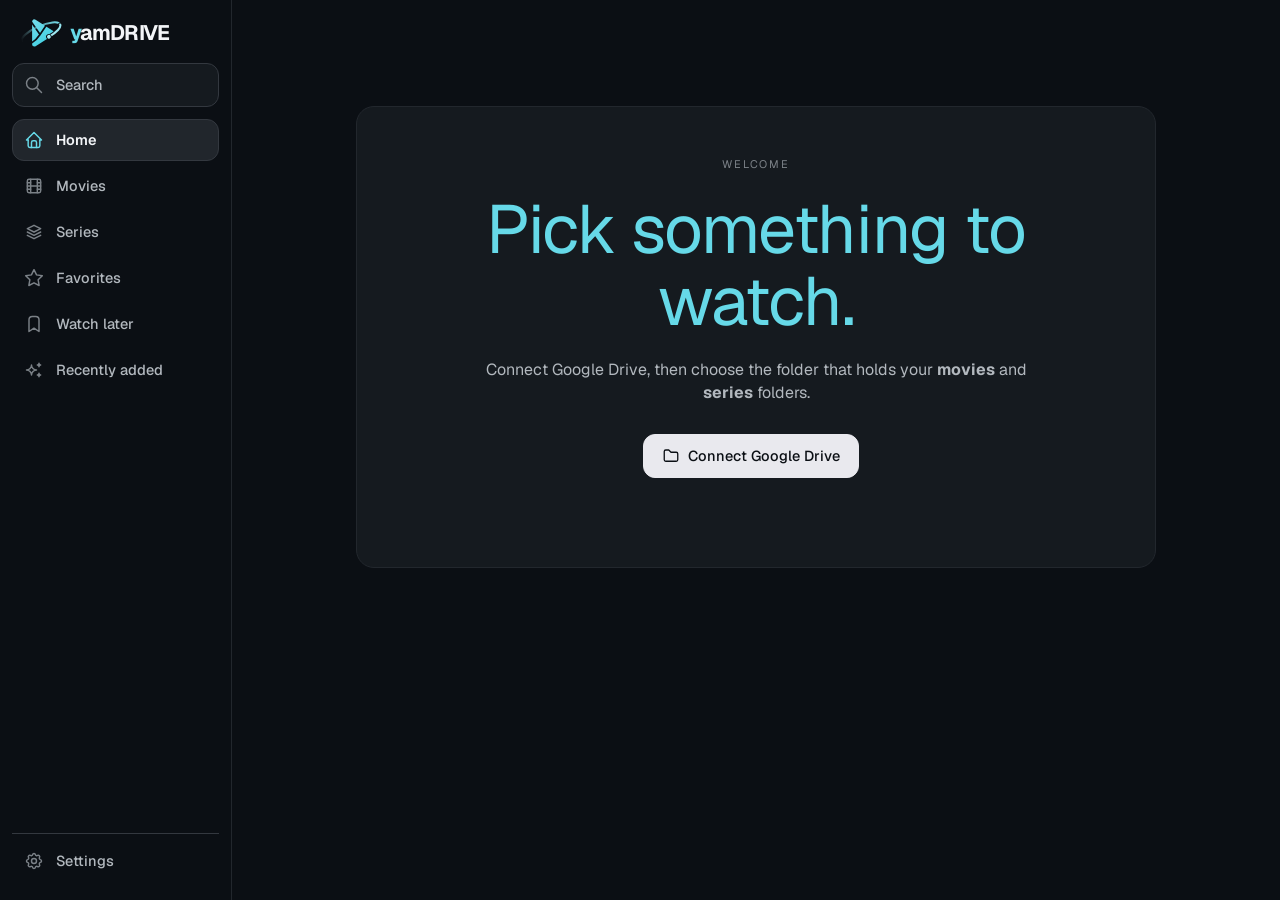
<file: index.html>
<!doctype html>
<html lang="en">
<head>
<meta charset="utf-8">
<meta name="viewport" content="width=device-width, initial-scale=1, maximum-scale=1, viewport-fit=cover">
<title>yamDRIVE</title>
<!-- Added to the Home Screen it opens like an app: its own icon, full screen, no Safari bars. -->
<meta name="apple-mobile-web-app-capable" content="yes">
<meta name="mobile-web-app-capable" content="yes">
<meta name="apple-mobile-web-app-status-bar-style" content="black-translucent">
<meta name="apple-mobile-web-app-title" content="yamDRIVE">
<meta name="theme-color" content="#0b0f14">
<link rel="apple-touch-icon" href="icon-180.png">
<link rel="manifest" href="manifest.json">
<link rel="stylesheet" href="app.css?v=10">
<link rel="stylesheet" href="web.css?v=10">
</head>
<body>
<aside id="side"></aside>
<main id="main"></main>
<div id="modal"></div>
<div id="toast"></div>
<script src="https://accounts.google.com/gsi/client" async></script>
<script src="native.js?v=10"></script>
<script src="app.js?v=10"></script>
</body>
</html>
</file>
<file: app.css>
/* Luma (rebuilt from Extreme InfiniTV), desktop layout, for an old Android TV WebView.
   Colours are upstream's dark theme converted from oklch to hex; layout uses flexbox only
   (no grid, no flex gap, no aspect-ratio, no backdrop blur), which old Chromium supports. */

@font-face { font-family: Geist; font-weight: 400; src: url(fonts/geist-400.woff2) format("woff2"); }
@font-face { font-family: Geist; font-weight: 500; src: url(fonts/geist-500.woff2) format("woff2"); }
@font-face { font-family: Geist; font-weight: 600; src: url(fonts/geist-600.woff2) format("woff2"); }
@font-face { font-family: Geist; font-weight: 700; src: url(fonts/geist-700.woff2) format("woff2"); }

:root {
  --bg: #0b0f14;
  --surface: #151a1f;
  --surface-2: #21262c;
  --surface-3: #2e333a;
  --line: #33383f;
  --line-soft: #22272d;
  --fg: #f3f5f8;
  --fg-2: #b2b8be;
  --fg-3: #7b8187;
  /* The accent is set from Settings > Appearance (app.js applyAccent); these are the default. */
  --accent: #66d9e8;
  --accent-rgb: 102, 217, 232;
  --accent-soft: rgba(var(--accent-rgb), 0.18);
  /* yamDRIVE logo: button (lg) and orbit (lp) shades; these are yamtv_logo.svg's own cyan,
     and app.js applyAccent replaces them with the chosen accent's. */
  --lg1: #87e1ed; --lg2: #52d4e5; --lg3: #26c9df;
  --lp1: #a6e9f2; --lp2: #75ddea; --lp3: #5bd6e6;
  --ok: #65d49e;
  --bad: #f08080;
}

* { box-sizing: border-box; }
html, body { margin: 0; height: 100%; overflow: hidden; }
body {
  display: flex;
  /* Transparent: MainActivity paints the same colour behind the page (the video sits between). */
  background: transparent;
  color: var(--fg);
  font: 400 15px/1.4 Geist, Roboto, "Noto Sans", "Noto Naskh Arabic", sans-serif;
  -webkit-font-smoothing: antialiased;
}
button, input { font: inherit; color: inherit; }
button { background: none; border: 0; padding: 0; cursor: pointer; text-align: left; }
.ic { width: 20px; height: 20px; flex: none; }
.ic.fill { fill: currentColor; }
::-webkit-scrollbar { width: 0; height: 0; }
.muted { color: var(--fg-3); }
.hidden { display: none !important; }


/* ---- sidebar ---- */
#side {
  width: 232px;
  flex: none;
  display: flex;
  flex-direction: column;
  padding: 18px 12px 14px;
  border-right: 1px solid var(--line-soft);
  background: var(--bg);
}
/* The name like the page titles: bold, with the first letter in the accent colour. */
.brand { display: flex; align-items: center; padding: 0 8px 16px; font-size: 21px; letter-spacing: -0.03em; }
.brand svg { height: 28px; width: 42px; margin-right: 8px; flex: none; }
.brand b { font-weight: 700; }
.brand b span { color: var(--accent); }

.nav {
  display: flex;
  align-items: center;
  width: 100%;
  height: 42px;
  padding: 0 11px;
  margin-bottom: 4px;
  border: 1px solid transparent;
  border-radius: 12px;
  color: var(--fg-2);
  font-size: 14.5px;
  font-weight: 500;
}
.nav .ic { margin-right: 12px; color: var(--fg-3); }
.nav.on { background: var(--surface-2); border-color: var(--line); color: var(--fg); font-weight: 600; }
.nav.on .ic { color: var(--accent); }
.nav:active { background: var(--surface-2); color: var(--fg); }
.nav.search-btn { border-color: var(--line); background: var(--surface); margin-bottom: 12px; height: 44px; }
.nav.search-btn .kbd { margin-left: auto; font-size: 11px; color: var(--fg-3); border: 1px solid var(--line); border-radius: 5px; padding: 1px 6px; }
.side-fill { flex: 1; }
.provider { height: 46px; background: var(--surface); border-color: var(--line); color: var(--fg); font-weight: 600; font-size: 14px; }
.provider .xt, .xt {
  display: inline-block; font-size: 10px; font-weight: 600; letter-spacing: 0.04em; color: var(--fg-2);
  border: 1px solid var(--line); border-radius: 6px; padding: 2px 5px; margin-right: 10px;
}
.provider .name { flex: 1; overflow: hidden; white-space: nowrap; text-overflow: ellipsis; }
.provider .ic { margin: 0; width: 16px; }
.side-sep { border-top: 1px solid var(--line); margin: 8px 0 6px; }

/* ---- main ---- */
#main {
  flex: 1;
  height: 100%;
  overflow-y: auto;
  overflow-x: hidden;
  padding: 26px 32px 40px;
  position: relative;
  background: radial-gradient(ellipse 60% 220px at 30% 0, rgba(var(--accent-rgb), 0.09), transparent);
}
#main.v-home { background: var(--bg); }

h1.ttl { font-size: 50px; line-height: 1.05; font-weight: 700; letter-spacing: -0.035em; margin: 6px 0 8px; }
h1.ttl span { color: var(--accent); }
.sub { color: var(--fg-2); font-size: 15px; margin: 0 0 18px; max-width: 560px; }
.sub b { color: var(--fg); font-weight: 600; }
.sub .sep { display: inline-block; width: 1px; height: 12px; background: var(--line); margin: 0 12px; vertical-align: middle; }
h2 { font-size: 24px; font-weight: 700; letter-spacing: -0.02em; margin: 0; }
.sec-h { display: flex; align-items: center; justify-content: space-between; margin: 26px 0 14px; }
.link { font-size: 13px; color: var(--fg-3); padding: 4px 8px; border-radius: 8px; }

/* ---- controls ---- */
.filters { display: flex; margin-bottom: 12px; }
.filters > * { margin-right: 12px; }
.filters > *:last-child { margin-right: 0; }
.sel, .box {
  display: flex; align-items: center; height: 44px; padding: 0 14px;
  background: var(--surface); border: 1px solid var(--line); border-radius: 12px; font-size: 14.5px;
  white-space: nowrap; overflow: hidden;
}
.sel .lbl { color: var(--fg-3); margin-right: 8px; }
.sel .val { flex: 1; overflow: hidden; text-overflow: ellipsis; font-weight: 500; }
.sel .ic { width: 16px; margin-left: 8px; color: var(--fg-3); }
.sel.w1 { width: 320px; }
.box { flex: 1; padding: 0; }
.box .ic { width: 18px; margin: 0 10px 0 14px; color: var(--fg-3); }
.box input { flex: 1; height: 100%; background: none; border: 0; outline: none; font-size: 14.5px; padding-right: 14px; }
.box input::-webkit-input-placeholder { color: var(--fg-3); }
.box:focus-within { border-color: var(--accent); }
.box input:focus { box-shadow: none; }
.count { font-size: 12.5px; color: var(--fg-3); margin: 4px 0 14px 4px; }

.btn {
  display: inline-flex; align-items: center; height: 44px; padding: 0 18px; margin-right: 10px;
  border-radius: 12px; border: 1px solid var(--line); background: var(--surface); font-weight: 500; font-size: 14.5px;
}
.btn .ic { width: 18px; margin-right: 8px; }
.btn.primary { background: #e9e9ee; color: #0b0f14; border-color: #e9e9ee; }
.btn.danger { color: var(--bad); }
.btn.on { color: var(--accent); }

.chips { display: flex; margin: 0 0 16px; }
.chip {
  height: 34px; padding: 0 14px; margin-right: 8px; border-radius: 17px; border: 1px solid var(--line);
  background: var(--surface); font-size: 14px; display: flex; align-items: center;
}
.chip .n { color: var(--fg-3); margin-left: 8px; }
.chip.on { border-color: var(--accent); background: var(--accent-soft); color: var(--fg); }
.chip.on .n { color: var(--accent); }

.panel { background: var(--surface); border: 1px solid var(--line-soft); border-radius: 18px; }
.empty { padding: 26px 22px; color: var(--fg-2); font-size: 14.5px; }

/* ---- poster cards ---- */
.grid { display: flex; flex-wrap: wrap; }
.card {
  width: calc((100% - 64px) / 5); margin: 0 16px 18px 0; border-radius: 12px; overflow: hidden;
  background: var(--surface-2); border: 1px solid var(--line-soft); position: relative;
  -webkit-transition: -webkit-transform 0.12s ease-out; transition: transform 0.12s ease-out;
}
.grid .card:nth-child(5n) { margin-right: 0; }
.card:active { -webkit-transform: scale(0.97); transform: scale(0.97); }
.poster { position: relative; padding-top: 150%; background: var(--surface-3); overflow: hidden; }
.poster img, .poster .ph { position: absolute; left: 0; top: 0; width: 100%; height: 100%; }
.poster img { object-fit: cover; }
.poster .ph { display: flex; align-items: center; justify-content: center; font-size: 40px; font-weight: 700; color: var(--fg-3); }
.card.sq .poster { padding-top: 62%; background: #0f1318; }
.card.sq .poster img { object-fit: contain; padding: 14px; }
.rate {
  position: absolute; left: 8px; bottom: 8px; display: flex; align-items: center; height: 22px; padding: 0 7px;
  border-radius: 7px; background: rgba(11, 15, 20, 0.82); font-size: 12px; font-weight: 600;
}
.rate .ic { width: 11px; height: 11px; color: var(--accent); margin-right: 4px; }
.badge {
  position: absolute; left: 8px; top: 8px; height: 20px; line-height: 20px; padding: 0 7px; border-radius: 6px;
  background: rgba(11, 15, 20, 0.85); border: 1px solid var(--line); font-size: 10px; font-weight: 700; letter-spacing: 0.05em;
}
.prog { position: absolute; left: 0; right: 0; bottom: 0; height: 3px; background: rgba(255, 255, 255, 0.15); }
.prog i { display: block; height: 100%; background: var(--accent); }
.card .meta { padding: 8px 10px 9px; background: var(--surface-2); }
.card .t { font-size: 14px; font-weight: 600; white-space: nowrap; overflow: hidden; text-overflow: ellipsis; }
.card .s { font-size: 11px; color: var(--fg-3); white-space: nowrap; overflow: hidden; text-overflow: ellipsis; text-transform: uppercase; margin-top: 1px; }

.rail { display: flex; overflow-x: auto; overflow-y: hidden; padding: 6px 4px 12px; margin: -6px -4px 0; }
.rail .card { width: 176px; flex: none; margin: 0 14px 0 0; }

/* ---- home ---- */
.hero { display: flex; height: 360px; }
.tile { position: relative; border-radius: 18px; background: var(--surface); border: 1px solid var(--line); overflow: hidden; display: block; width: 100%; }
.tile:active { background: var(--surface-2); }
.hero .big { flex: 1.7; margin-right: 16px; padding: 44px 44px 40px; }
.hero .side { flex: 1; display: flex; flex-direction: column; }
.hero .side .tile { flex: 1; padding: 24px 24px; }
.hero .side .tile:first-child { margin-bottom: 16px; }
.tile .eyebrow { position: absolute; right: 44px; top: 44px; font-size: 11px; letter-spacing: 0.18em; color: var(--fg-3); text-transform: uppercase; }
.tile .big-ic { width: 76px; height: 76px; color: var(--fg-3); stroke-width: 1.2; }
.tile .h { font-size: 84px; font-weight: 700; letter-spacing: -0.04em; line-height: 1; margin-top: 52px; }
.tile .p { color: var(--fg-2); font-size: 15px; margin-top: 18px; }
.side .tile .ic { width: 34px; height: 34px; color: var(--fg-3); stroke-width: 1.3; }
.side .tile .h { font-size: 40px; margin-top: 16px; }
.side .tile .p { font-size: 13.5px; margin-top: 4px; }

.welcome { max-width: 800px; margin: 80px auto 0; text-align: center; padding: 50px 60px 44px; }
.welcome .eyebrow { font-size: 11px; letter-spacing: 0.18em; color: var(--fg-3); }
.welcome .big { font-size: 68px; line-height: 1.05; color: var(--accent); letter-spacing: -0.02em; margin: 22px 0 22px; font-weight: 400; }
.welcome p { color: var(--fg-2); font-size: 16px; margin: 0 auto 30px; max-width: 580px; }
.welcome .fine { font-size: 12px; color: var(--fg-3); margin-top: 28px; }



/* ---- detail ---- */
.detail { position: relative; margin: -26px -32px 0; padding: 40px 32px 0; min-height: 420px; }
.backdrop { position: absolute; left: 0; top: 0; right: 0; height: 420px; overflow: hidden; }
.backdrop img { width: 100%; height: 100%; object-fit: cover; opacity: 0.35; }
.backdrop:after { content: ""; position: absolute; left: 0; right: 0; top: 0; bottom: 0; background: linear-gradient(to bottom, rgba(11, 15, 20, 0.2), var(--bg) 96%); }
.dwrap { position: relative; display: flex; }
.dposter { width: 230px; flex: none; margin-right: 34px; border-radius: 14px; overflow: hidden; border: 1px solid var(--line); background: var(--surface-3); }
.dinfo { flex: 1; min-width: 0; padding-top: 6px; }
.dinfo h1 { font-size: 40px; line-height: 1.1; letter-spacing: -0.03em; margin: 0 0 10px; font-weight: 700; }
.dmeta { color: var(--fg-2); font-size: 14px; margin-bottom: 18px; }
.dmeta span { margin-right: 14px; }
.dmeta .ic { width: 13px; height: 13px; color: var(--accent); vertical-align: -1px; }
.dacts { margin-bottom: 18px; }
.plot { color: var(--fg-2); font-size: 15px; line-height: 1.55; max-width: 780px; margin-bottom: 12px; }
.facts { font-size: 13.5px; color: var(--fg-3); max-width: 780px; }
.facts b { color: var(--fg-2); font-weight: 500; }
.seasons { display: flex; flex-wrap: wrap; margin: 26px 0 10px; }
.seasons .chip { margin-bottom: 8px; }
.ep { display: flex; align-items: center; padding: 10px; border-radius: 12px; margin-bottom: 6px; background: var(--surface); border: 1px solid var(--line-soft); }
.ep:active { background: var(--surface-2); }
/* The text column may shrink, so long plots wrap and file names end in "…" inside the row. */
.ep > div:last-child { flex: 1; min-width: 0; }
.ep .th { width: 150px; height: 84px; flex: none; border-radius: 8px; overflow: hidden; background: var(--surface-3); margin-right: 16px; position: relative; }
.ep .th img { width: 100%; height: 100%; object-fit: cover; }
.ep .no { font-size: 12px; color: var(--fg-3); font-weight: 600; letter-spacing: 0.05em; }
.ep .nm { font-size: 15px; font-weight: 600; margin: 2px 0 3px; }
.ep .fn { font-size: 11.5px; color: var(--fg-3); opacity: 0.7; margin-top: 4px; font-family: ui-monospace, monospace; white-space: nowrap; overflow: hidden; text-overflow: ellipsis; }
.ep .pl { font-size: 12.5px; color: var(--fg-3); max-height: 36px; overflow: hidden; }
.ep.last .no { color: var(--accent); }

/* ---- search ---- */
.bigsearch { height: 58px; border-radius: 14px; margin-bottom: 14px; }
.bigsearch input { font-size: 17px; }
.sres-h { display: flex; align-items: baseline; margin: 18px 0 12px; }
.sres-h h2 { font-size: 19px; margin-right: 10px; }
.sres-h span { color: var(--fg-3); font-size: 13px; }
.hint { text-align: center; color: var(--fg-2); margin-top: 60px; font-size: 16px; }
.hint small { display: block; color: var(--fg-3); font-size: 12px; margin-top: 6px; }

/* ---- settings ---- */
.set { max-width: 760px; }
.set h2 { margin: 28px 0 12px; }
.set .panel { padding: 20px 22px; }
.acct { display: flex; align-items: center; padding: 14px 16px; border: 1px solid var(--line); border-left: 3px solid var(--accent); border-radius: 12px; background: var(--bg); margin-bottom: 16px; }
.acct .xt { padding: 6px 12px; background: var(--accent-soft); color: var(--accent); border-color: transparent; margin-right: 14px; }
.acct .n { font-weight: 600; }
.acct .u { font-family: monospace; font-size: 12px; color: var(--fg-3); }
.acct .e { font-size: 12px; color: var(--fg-3); }
.setrow { display: flex; align-items: center; justify-content: space-between; padding: 12px 0; border-bottom: 1px solid var(--line-soft); }
.setrow:last-child { border-bottom: 0; }
.setrow .l b { display: block; font-weight: 600; }
.setrow .l small { color: var(--fg-3); font-size: 12.5px; }
.seg { display: flex; background: var(--bg); border: 1px solid var(--line); border-radius: 12px; padding: 3px; }
.seg .btn { height: 36px; margin: 0; border: 0; background: none; }
.seg .btn.on { background: var(--accent-soft); color: var(--accent); }
.kv { font-size: 13.5px; color: var(--fg-2); padding: 3px 0; word-break: break-all; }
.kv b { color: var(--fg); font-weight: 500; }

/* ---- modal picker, toast ---- */
#modal { display: none; position: fixed; left: 0; top: 0; right: 0; bottom: 0; background: rgba(0, 0, 0, 0.6); z-index: 10; }
.sheet { position: absolute; left: 50%; top: 50%; width: 520px; margin-left: -260px; height: 560px; margin-top: -280px; display: flex; flex-direction: column; background: var(--surface); border: 1px solid var(--line); border-radius: 18px; padding: 18px 14px 14px; }
.sheet .h { font-size: 18px; font-weight: 700; padding: 0 8px 12px; }
.sheet .opts { flex: 1; overflow-y: auto; }
.sheet.dlg { width: 440px; margin-left: -220px; height: auto; margin-top: -100px; padding: 24px 24px 22px; }
.sheet.dlg .h { padding: 0 0 6px; font-size: 20px; }
.sheet.dlg p { margin: 0 0 22px; color: var(--fg-2); font-size: 15px; }
.dlg-btns { display: flex; }
.dlg-btns .btn { flex: 1; justify-content: center; }
.dlg-btns .btn:last-child { margin-right: 0; }
.sheet.mgr { width: 700px; margin-left: -350px; height: 620px; margin-top: -310px; padding: 20px 18px 16px; }
.mgr .box { flex: none; height: 44px; margin: 0 4px 12px; }
.mgr .chips { margin: 0 4px 10px; }
.mgr .dlg-btns { margin-top: 12px; }
.mrow { display: flex; align-items: center; padding: 7px 10px; border-radius: 10px; margin-bottom: 2px; }
.mrow:active { background: var(--surface-2); }
.ck {
  width: 22px; height: 22px; flex: none; margin-right: 12px; border: 2px solid var(--line); border-radius: 6px;
  display: flex; align-items: center; justify-content: center; font-size: 14px; font-weight: 700; color: transparent;
}
.mrow.on .ck { background: var(--accent); border-color: var(--accent); color: #0b0f14; }
.mth { width: 34px; height: 50px; flex: none; margin-right: 12px; border-radius: 6px; overflow: hidden; background: var(--surface-3); }
.mth img { width: 100%; height: 100%; object-fit: cover; }
.mrow.l .mth { width: 50px; height: 36px; background: #0f1318; }
.mrow.l .mth img { object-fit: contain; padding: 3px; }
.mnm { flex: 1; min-width: 0; font-size: 14.5px; font-weight: 600; white-space: nowrap; overflow: hidden; text-overflow: ellipsis; }
.mkd { flex: none; margin-left: 12px; font-size: 12px; color: var(--fg-3); }
.opt { display: block; width: 100%; padding: 11px 12px; border-radius: 10px; font-size: 15px; white-space: nowrap; overflow: hidden; text-overflow: ellipsis; }
.opt:active { background: var(--surface-2); }
.opt.on { color: var(--accent); font-weight: 600; }
#toast {
  position: fixed; left: 50%; bottom: 36px; width: 560px; margin-left: -280px; text-align: center; z-index: 20;
  padding: 12px 18px; border-radius: 12px; background: var(--surface-2); border: 1px solid var(--line);
  font-size: 14.5px; opacity: 0; -webkit-transition: opacity 0.2s; transition: opacity 0.2s; pointer-events: none;
}
#toast.show { opacity: 1; }
.spin { color: var(--fg-3); padding: 30px 4px; font-size: 14.5px; }

/* ---- accent swatches (Settings > Appearance) ---- */
.swatches { display: flex; }
.sw { width: 34px; height: 34px; border-radius: 17px; margin-left: 10px; border: 3px solid var(--surface); box-shadow: 0 0 0 1px var(--line); }
.sw.on { box-shadow: 0 0 0 2px var(--fg); }
.sw.f:active { box-shadow: 0 0 0 3px var(--fg); }

/* ---- who's watching ---- */
.who { max-width: 640px; padding: 26px 28px; margin-top: 10px; }
.who .chips { flex-wrap: wrap; margin-bottom: 18px; min-height: 40px; }
.who .chip .ic { width: 16px; height: 16px; margin-right: 6px; }
.who .box { margin-bottom: 6px; }
.who .err { color: var(--bad); font-size: 14px; min-height: 20px; margin-bottom: 12px; }
.rename { display: flex; align-items: center; margin-top: 16px; }
.rename .box { flex: 1; max-width: 420px; margin-right: 12px; }
.set .err { color: var(--bad); font-size: 14px; min-height: 20px; margin: 8px 0 4px; }
.who-btns { display: flex; }
.who-btns .btn { margin-right: 12px; }

/* ---- phone (web, and the Android app on a phone): the sidebar becomes a bottom bar, grids get fewer columns ---- */
@media (max-width: 820px), (max-height: 500px) {
  body { flex-direction: column; }
  #main { padding: calc(16px + env(safe-area-inset-top)) 16px calc(84px + env(safe-area-inset-bottom)); }

  #side {
    position: fixed; left: 0; right: 0; bottom: 0; z-index: 30; width: auto; height: auto; overflow: visible;
    flex-direction: row; padding: 4px calc(4px + env(safe-area-inset-right)) calc(4px + env(safe-area-inset-bottom)) calc(4px + env(safe-area-inset-left));
    border-right: 0; border-top: 1px solid var(--line-soft); background: var(--bg);
  }
  #side .brand, #side .side-fill, #side .side-sep, #side .provider, #side [data-go="recent"] { display: none; }
  #side .nav, #side .nav.search-btn {
    flex: 1; min-width: 0; flex-direction: column; justify-content: center; height: 54px; margin: 0; padding: 0;
    border: 0; background: none; font-size: 10.5px; font-weight: 500; text-align: center; white-space: nowrap;
  }
  #side .nav .ic { margin: 0 0 3px; width: 22px; height: 22px; }
  #side .nav.on { background: none; color: var(--accent); }
  #side .nav.search-btn { order: 2; }
  #side [data-go="home"] { order: 1; }
  #side [data-go="movies"] { order: 3; }
  #side [data-go="series"] { order: 4; }
  #side [data-go="favorites"] { order: 5; }
  #side [data-go="later"] { order: 6; }
  #side [data-go="settings"] { order: 7; }

  h1.ttl { font-size: 34px; }
  .sub { font-size: 14px; }
  h2 { font-size: 20px; }

  .hero { flex-direction: column; height: auto; }
  .hero .big { margin: 0 0 12px; padding: 22px; }
  .tile .eyebrow { position: static; margin-bottom: 14px; }
  .tile .big-ic { width: 44px; height: 44px; }
  .tile .h { font-size: 44px; margin-top: 12px; }
  .tile .p { margin-top: 8px; }
  .hero .side { flex-direction: row; }
  .hero .side .tile { padding: 16px; }
  .hero .side .tile:first-child { margin: 0 12px 0 0; }
  .side .tile .h { font-size: 24px; margin-top: 10px; }
  .side .tile .p { display: none; }

  .rail .card { width: 118px; margin-right: 10px; }
  .card { width: calc((100% - 20px) / 3); margin: 0 10px 12px 0; }
  .grid .card:nth-child(5n) { margin-right: 10px; }
  .grid .card:nth-child(3n) { margin-right: 0; }
  .card .meta { padding: 6px 8px 7px; }
  .card .t { font-size: 12.5px; }
  .card .s { font-size: 10px; }
  .poster .ph { font-size: 28px; }

  .filters { flex-wrap: wrap; }
  .filters > * { margin: 0 8px 8px 0; }
  .sel.w1 { width: auto; flex: 1; }
  .filters .box { flex-basis: 100%; order: 3; margin-right: 0; }

  .detail { margin: calc(-16px - env(safe-area-inset-top)) -16px 0; padding: calc(20px + env(safe-area-inset-top)) 16px 0; min-height: 0; }
  .backdrop { height: 300px; }
  .dposter { width: 110px; margin-right: 14px; align-self: flex-start; }
  .dinfo h1 { font-size: 24px; }
  .dmeta { font-size: 12.5px; margin-bottom: 12px; }
  .dmeta span { display: inline-block; margin-right: 10px; }
  .dacts { display: flex; flex-wrap: wrap; }
  .dacts .btn { height: 38px; padding: 0 12px; margin: 0 8px 8px 0; font-size: 13.5px; }
  .plot { font-size: 14px; }
  .seasons { flex-wrap: nowrap; overflow-x: auto; margin: 18px 0 8px; }
  .seasons .chip { flex: none; }
  .ep .th { width: 112px; height: 63px; margin-right: 12px; }
  .ep .nm { font-size: 14px; }
  .ep .pl { font-size: 12px; }

  .welcome { margin: 30px auto 0; padding: 30px 20px; }
  .welcome .big { font-size: 40px; }

  .set .panel { padding: 16px; }
  .set .btn { margin-bottom: 8px; }
  .setrow { flex-wrap: wrap; }
  .swatches { flex-wrap: wrap; margin-top: 10px; }
  .sw { margin: 0 8px 8px 0; }
  .rename { flex-wrap: wrap; }
  .rename .box { flex-basis: 100%; max-width: none; margin: 0 0 8px; }
  .who { padding: 18px 16px; }
  .who-btns { flex-wrap: wrap; }
  .who-btns .btn { margin-bottom: 8px; }

  .chips { flex-wrap: wrap; }
  .chip { margin-bottom: 8px; }
  .sheet, .sheet.mgr { left: 16px; right: 16px; width: auto; margin: 0; top: 12vh; height: 76vh; }
  .sheet.dlg { left: 16px; right: 16px; width: auto; margin: 0; top: 30vh; height: auto; }
  #toast { left: 16px; right: 16px; width: auto; margin-left: 0; bottom: calc(76px + env(safe-area-inset-bottom)); }
}

/* Phone on its side: wider, so five posters a row again. */
@media (max-height: 500px) and (min-width: 600px) {
  .card { width: calc((100% - 40px) / 5); }
  .grid .card:nth-child(3n) { margin-right: 10px; }
  .grid .card:nth-child(5n) { margin-right: 0; }
  .hero { flex-direction: row; }
  .hero .big { margin: 0 12px 0 0; }
  .hero .side { flex-direction: column; }
  .hero .side .tile:first-child { margin: 0 0 12px; }
}
</file>
<file: web.css>
/* Luma Drive on the web. app.css is the Android app's, for a 1280px landscape page; this adds
   what the app drew natively there (the page background, the player, the sign-in box) and the
   iPhone's safe areas (notch, home bar). The phone layout is in app.css, shared with Android. */

html { background: var(--bg); }
/* Safari on iPhone enlarges text in some blocks by itself; the design sets every size. */
html { -webkit-text-size-adjust: 100%; text-size-adjust: 100%; }
body { padding-left: env(safe-area-inset-left); padding-right: env(safe-area-inset-right); }
/* Wide screens only: this file loads after app.css, so on a phone it would undo the bottom bar. */
@media (min-width: 821px) and (min-height: 501px) {
  #side { padding-top: calc(18px + env(safe-area-inset-top)); overflow-y: auto; }
  #main { padding-top: calc(26px + env(safe-area-inset-top)); }
}
/* Safari zooms into any text field under 16px; keep them at 16. */
.box input, .bigsearch input { font-size: 16px; }

/* ---- player: Safari's own video, on a black page with the title and a close button ---- */
#player { display: none; position: fixed; left: 0; top: 0; right: 0; bottom: 0; z-index: 40; background: #000; flex-direction: column; }
/* The bar floats over the video and fades out while it plays (tap to bring it back). */
#player .pbar {
  position: absolute; left: 0; top: 0; right: 0; z-index: 2;
  display: flex; align-items: center;
  padding: calc(8px + env(safe-area-inset-top)) calc(12px + env(safe-area-inset-right)) 24px calc(16px + env(safe-area-inset-left));
  background: linear-gradient(rgba(0, 0, 0, 0.75), rgba(0, 0, 0, 0));
  transition: opacity 0.25s;
}
#player.idle .pbar { opacity: 0; pointer-events: none; }
#player .ptitle { flex: 1; min-width: 0; color: #fff; font-weight: 600; font-size: 15px; white-space: nowrap; overflow: hidden; text-overflow: ellipsis; }
#player .pnav { flex: none; height: 40px; padding: 0 14px; margin-left: 8px; border-radius: 20px; background: rgba(255, 255, 255, 0.12); color: #fff; font-size: 14px; font-weight: 600; white-space: nowrap; }
#player .pclose { margin-left: 8px; }
/* Narrow phone upright: shorter labels so the title keeps some room. */
@media (max-width: 480px) {
  #player .pnav { padding: 0 12px; font-size: 13px; }
  #player .pprev { font-size: 0; }
  #player .pprev:before { content: "‹ Prev"; font-size: 13px; }
  #player .pnext { font-size: 0; }
  #player .pnext:before { content: "Next ›"; font-size: 13px; }
}
#player .pclose { flex: none; width: 44px; height: 44px; border-radius: 22px; background: rgba(255, 255, 255, 0.12); color: #fff; font-size: 18px; text-align: center; }
#player video { flex: 1; min-height: 0; width: 100%; height: 100%; padding-bottom: env(safe-area-inset-bottom); }

/* ---- "Continue with Google" (the sign-in lasts an hour) ---- */
#gate { display: none; position: fixed; left: 0; top: 0; right: 0; bottom: 0; z-index: 60; background: rgba(0, 0, 0, 0.7); align-items: center; justify-content: center; padding: 16px; }
.gate-box { width: 100%; max-width: 420px; background: var(--surface); border: 1px solid var(--line); border-radius: 18px; padding: 24px; }
.gate-box .h { font-size: 20px; font-weight: 700; margin-bottom: 6px; }
.gate-box p { color: var(--fg-2); margin: 0 0 20px; font-size: 15px; }
.gate-box .btn { margin: 0; }
</file>
